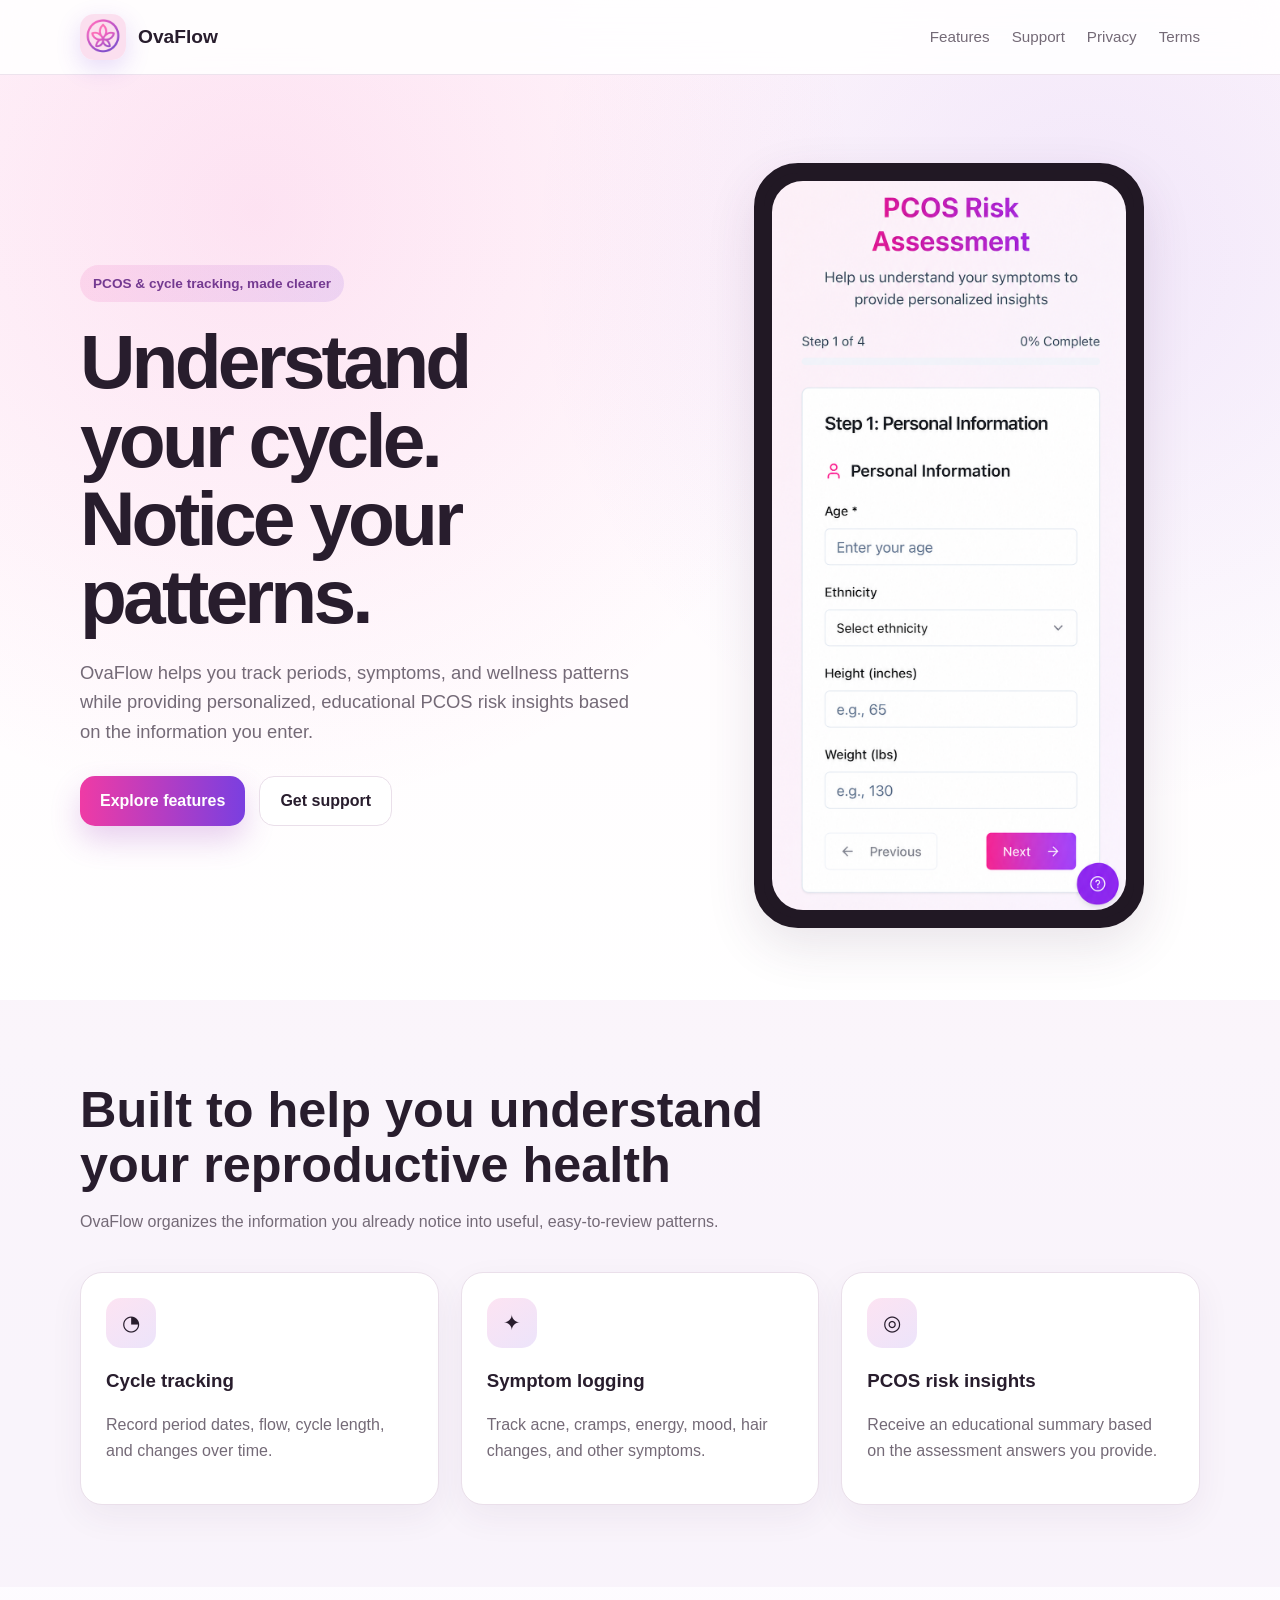
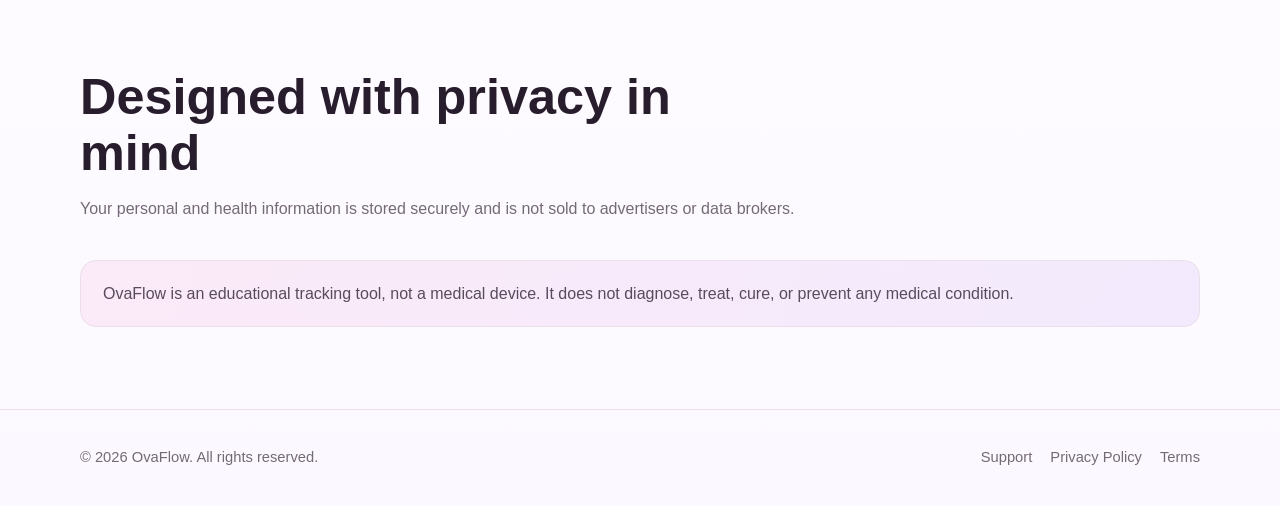
<file: index.html>
<!doctype html><html lang="en"><head><meta charset="utf-8"><meta name="viewport" content="width=device-width,initial-scale=1"><title>OvaFlow — PCOS & Cycle Tracking</title><meta name="description" content="Track cycles, log symptoms, and receive educational PCOS risk insights with OvaFlow."><link rel="icon" href="ovaflow-logo.png"><link rel="stylesheet" href="style.css"></head><body>
<header class="nav"><div class="container nav-inner"><a class="brand" href="index.html"><img src="ovaflow-logo.png" alt="OvaFlow logo"><span>OvaFlow</span></a><nav class="nav-links"><a href="#features">Features</a><a href="support.html">Support</a><a href="privacy.html">Privacy</a><a href="terms.html">Terms</a></nav></div></header>
<main><section class="hero"><div class="container hero-grid"><div><span class="eyebrow">PCOS & cycle tracking, made clearer</span><h1>Understand your cycle. Notice your patterns.</h1><p>OvaFlow helps you track periods, symptoms, and wellness patterns while providing personalized, educational PCOS risk insights based on the information you enter.</p><div class="actions"><a class="btn btn-primary" href="#features">Explore features</a><a class="btn btn-secondary" href="support.html">Get support</a></div></div><div class="phone"><img src="risk-assessment.png" alt="OvaFlow PCOS Risk Assessment screen"></div></div></section>
<section class="section alt" id="features"><div class="container"><div class="section-head"><h2>Built to help you understand your reproductive health</h2><p>OvaFlow organizes the information you already notice into useful, easy-to-review patterns.</p></div><div class="grid-3"><article class="card"><div class="icon">◔</div><h3>Cycle tracking</h3><p>Record period dates, flow, cycle length, and changes over time.</p></article><article class="card"><div class="icon">✦</div><h3>Symptom logging</h3><p>Track acne, cramps, energy, mood, hair changes, and other symptoms.</p></article><article class="card"><div class="icon">◎</div><h3>PCOS risk insights</h3><p>Receive an educational summary based on the assessment answers you provide.</p></article></div></div></section>
<section class="section"><div class="container"><div class="section-head"><h2>Designed with privacy in mind</h2><p>Your personal and health information is stored securely and is not sold to advertisers or data brokers.</p></div><div class="notice">OvaFlow is an educational tracking tool, not a medical device. It does not diagnose, treat, cure, or prevent any medical condition.</div></div></section></main>
<footer class="footer"><div class="container footer-inner"><div>© 2026 OvaFlow. All rights reserved.</div><div class="footer-links"><a href="support.html">Support</a><a href="privacy.html">Privacy Policy</a><a href="terms.html">Terms</a></div></div></footer></body></html>
</file>
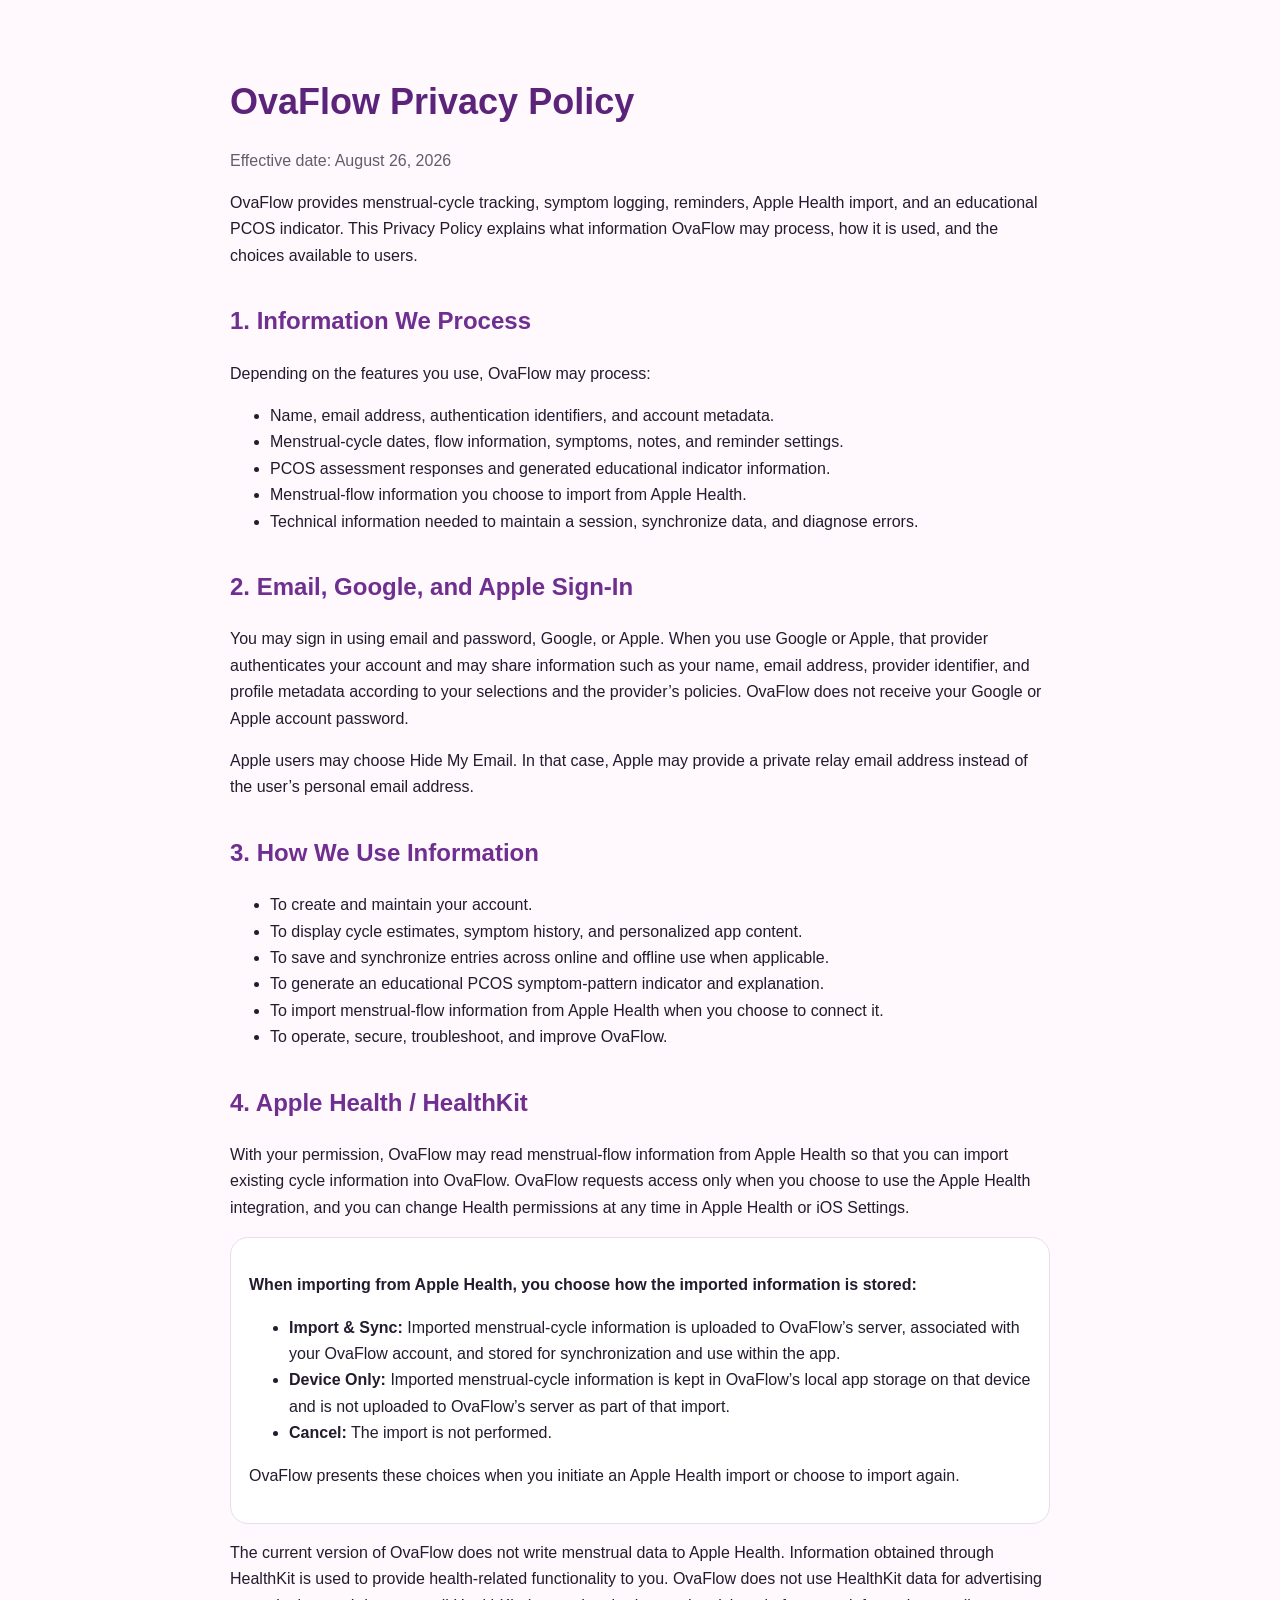
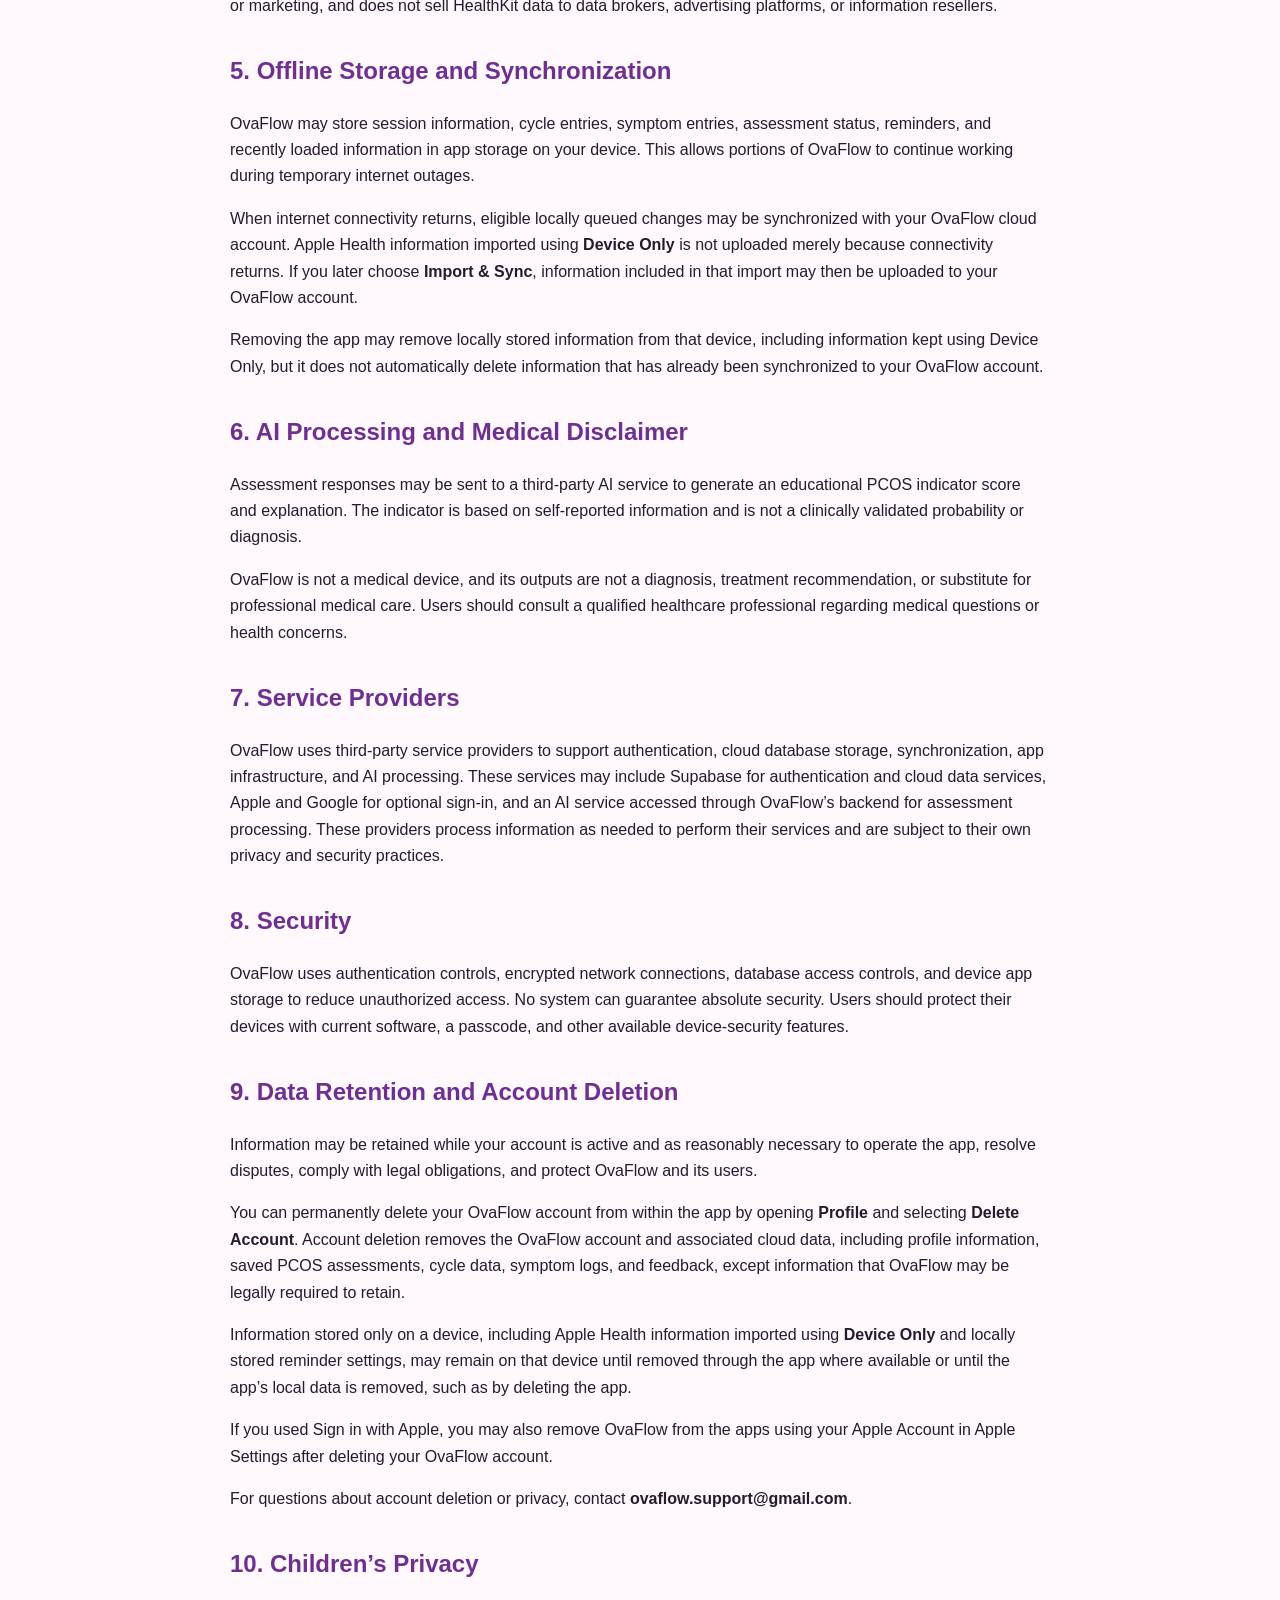
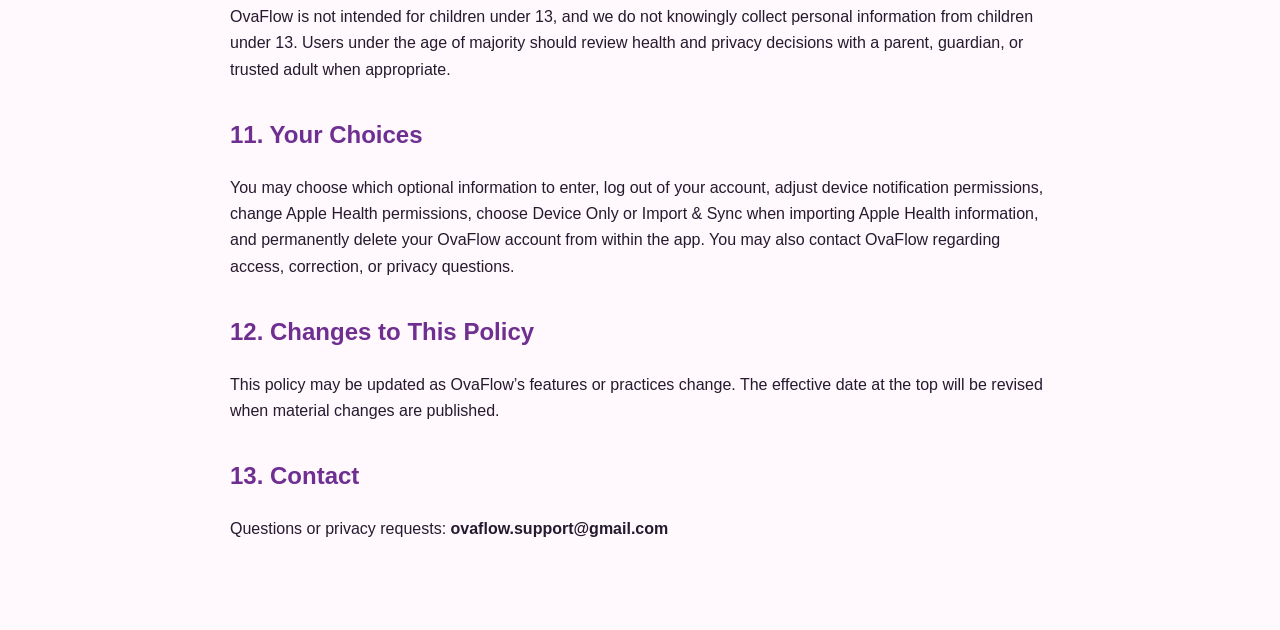
<file: privacy.html>
<!doctype html>
<html lang="en">
<head>
  <meta charset="utf-8" />
  <meta name="viewport" content="width=device-width, initial-scale=1" />
  <title>OvaFlow Privacy Policy</title>
  <meta name="description" content="Privacy Policy for OvaFlow, a PCOS and menstrual-cycle tracking application." />
  <style>
    :root { color-scheme: light; font-family: -apple-system, BlinkMacSystemFont, "Segoe UI", sans-serif; }
    body { margin: 0; background: #fff8fc; color: #241b2f; line-height: 1.65; }
    main { max-width: 820px; margin: 0 auto; padding: 48px 22px 72px; }
    h1 { color: #5b247a; font-size: 2.25rem; margin-bottom: .25rem; }
    h2 { color: #6f2f91; margin-top: 2rem; }
    .meta, .note { color: #665b6e; }
    .card { background: white; border: 1px solid #eadcf0; border-radius: 18px; padding: 18px; }
    a { color: #6f2f91; }
    code { background: #f3eafa; padding: 2px 5px; border-radius: 5px; }
  </style>
</head>
<body>
<main>
  <h1>OvaFlow Privacy Policy</h1>
  <p class="meta">Effective date: August 26, 2026</p>
  <p>OvaFlow provides menstrual-cycle tracking, symptom logging, reminders, Apple Health import, and an educational PCOS indicator. This Privacy Policy explains what information OvaFlow may process, how it is used, and the choices available to users.</p>

  <h2>1. Information We Process</h2>
  <p>Depending on the features you use, OvaFlow may process:</p>
  <ul>
    <li>Name, email address, authentication identifiers, and account metadata.</li>
    <li>Menstrual-cycle dates, flow information, symptoms, notes, and reminder settings.</li>
    <li>PCOS assessment responses and generated educational indicator information.</li>
    <li>Menstrual-flow information you choose to import from Apple Health.</li>
    <li>Technical information needed to maintain a session, synchronize data, and diagnose errors.</li>
  </ul>

  <h2>2. Email, Google, and Apple Sign-In</h2>
  <p>You may sign in using email and password, Google, or Apple. When you use Google or Apple, that provider authenticates your account and may share information such as your name, email address, provider identifier, and profile metadata according to your selections and the provider’s policies. OvaFlow does not receive your Google or Apple account password.</p>
  <p>Apple users may choose Hide My Email. In that case, Apple may provide a private relay email address instead of the user’s personal email address.</p>

  <h2>3. How We Use Information</h2>
  <ul>
    <li>To create and maintain your account.</li>
    <li>To display cycle estimates, symptom history, and personalized app content.</li>
    <li>To save and synchronize entries across online and offline use when applicable.</li>
    <li>To generate an educational PCOS symptom-pattern indicator and explanation.</li>
    <li>To import menstrual-flow information from Apple Health when you choose to connect it.</li>
    <li>To operate, secure, troubleshoot, and improve OvaFlow.</li>
  </ul>

  <h2>4. Apple Health / HealthKit</h2>
  <p>With your permission, OvaFlow may read menstrual-flow information from Apple Health so that you can import existing cycle information into OvaFlow. OvaFlow requests access only when you choose to use the Apple Health integration, and you can change Health permissions at any time in Apple Health or iOS Settings.</p>

  <div class="card">
    <p><strong>When importing from Apple Health, you choose how the imported information is stored:</strong></p>
    <ul>
      <li><strong>Import &amp; Sync:</strong> Imported menstrual-cycle information is uploaded to OvaFlow’s server, associated with your OvaFlow account, and stored for synchronization and use within the app.</li>
      <li><strong>Device Only:</strong> Imported menstrual-cycle information is kept in OvaFlow’s local app storage on that device and is not uploaded to OvaFlow’s server as part of that import.</li>
      <li><strong>Cancel:</strong> The import is not performed.</li>
    </ul>
    <p>OvaFlow presents these choices when you initiate an Apple Health import or choose to import again.</p>
  </div>

  <p>The current version of OvaFlow does not write menstrual data to Apple Health. Information obtained through HealthKit is used to provide health-related functionality to you. OvaFlow does not use HealthKit data for advertising or marketing, and does not sell HealthKit data to data brokers, advertising platforms, or information resellers.</p>

  <h2>5. Offline Storage and Synchronization</h2>
  <p>OvaFlow may store session information, cycle entries, symptom entries, assessment status, reminders, and recently loaded information in app storage on your device. This allows portions of OvaFlow to continue working during temporary internet outages.</p>
  <p>When internet connectivity returns, eligible locally queued changes may be synchronized with your OvaFlow cloud account. Apple Health information imported using <strong>Device Only</strong> is not uploaded merely because connectivity returns. If you later choose <strong>Import &amp; Sync</strong>, information included in that import may then be uploaded to your OvaFlow account.</p>
  <p>Removing the app may remove locally stored information from that device, including information kept using Device Only, but it does not automatically delete information that has already been synchronized to your OvaFlow account.</p>

  <h2>6. AI Processing and Medical Disclaimer</h2>
  <p>Assessment responses may be sent to a third-party AI service to generate an educational PCOS indicator score and explanation. The indicator is based on self-reported information and is not a clinically validated probability or diagnosis.</p>
  <p>OvaFlow is not a medical device, and its outputs are not a diagnosis, treatment recommendation, or substitute for professional medical care. Users should consult a qualified healthcare professional regarding medical questions or health concerns.</p>

  <h2>7. Service Providers</h2>
  <p>OvaFlow uses third-party service providers to support authentication, cloud database storage, synchronization, app infrastructure, and AI processing. These services may include Supabase for authentication and cloud data services, Apple and Google for optional sign-in, and an AI service accessed through OvaFlow’s backend for assessment processing. These providers process information as needed to perform their services and are subject to their own privacy and security practices.</p>

  <h2>8. Security</h2>
  <p>OvaFlow uses authentication controls, encrypted network connections, database access controls, and device app storage to reduce unauthorized access. No system can guarantee absolute security. Users should protect their devices with current software, a passcode, and other available device-security features.</p>

  <h2>9. Data Retention and Account Deletion</h2>
  <p>Information may be retained while your account is active and as reasonably necessary to operate the app, resolve disputes, comply with legal obligations, and protect OvaFlow and its users.</p>
  <p>You can permanently delete your OvaFlow account from within the app by opening <strong>Profile</strong> and selecting <strong>Delete Account</strong>. Account deletion removes the OvaFlow account and associated cloud data, including profile information, saved PCOS assessments, cycle data, symptom logs, and feedback, except information that OvaFlow may be legally required to retain.</p>
  <p>Information stored only on a device, including Apple Health information imported using <strong>Device Only</strong> and locally stored reminder settings, may remain on that device until removed through the app where available or until the app’s local data is removed, such as by deleting the app.</p>
  <p>If you used Sign in with Apple, you may also remove OvaFlow from the apps using your Apple Account in Apple Settings after deleting your OvaFlow account.</p>
  <p>For questions about account deletion or privacy, contact <strong>ovaflow.support@gmail.com</strong>.</p>

  <h2>10. Children’s Privacy</h2>
  <p>OvaFlow is not intended for children under 13, and we do not knowingly collect personal information from children under 13. Users under the age of majority should review health and privacy decisions with a parent, guardian, or trusted adult when appropriate.</p>

  <h2>11. Your Choices</h2>
  <p>You may choose which optional information to enter, log out of your account, adjust device notification permissions, change Apple Health permissions, choose Device Only or Import &amp; Sync when importing Apple Health information, and permanently delete your OvaFlow account from within the app. You may also contact OvaFlow regarding access, correction, or privacy questions.</p>

  <h2>12. Changes to This Policy</h2>
  <p>This policy may be updated as OvaFlow’s features or practices change. The effective date at the top will be revised when material changes are published.</p>

  <h2>13. Contact</h2>
  <p>Questions or privacy requests: <strong>ovaflow.support@gmail.com</strong></p>
</main>
</body>
</html>
</file>
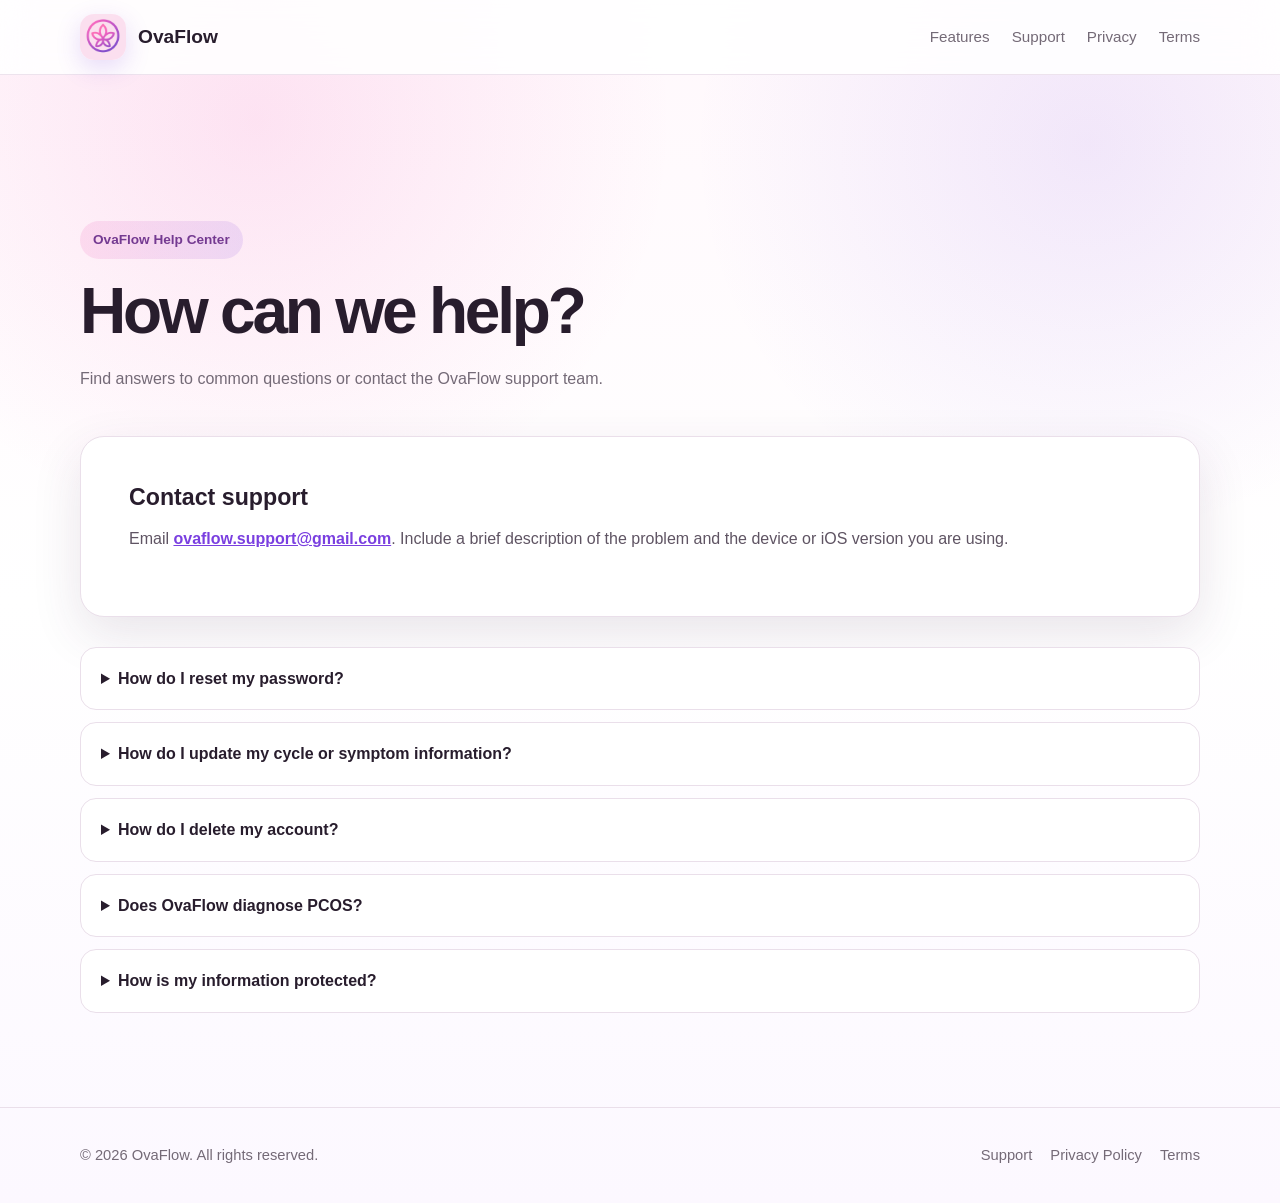
<file: support.html>
<!doctype html><html lang="en"><head><meta charset="utf-8"><meta name="viewport" content="width=device-width,initial-scale=1"><title>Support — OvaFlow</title><link rel="icon" href="ovaflow-logo.png"><link rel="stylesheet" href="style.css"></head><body>
<header class="nav"><div class="container nav-inner"><a class="brand" href="index.html"><img src="ovaflow-logo.png" alt="OvaFlow logo"><span>OvaFlow</span></a><nav class="nav-links"><a href="index.html#features">Features</a><a href="support.html">Support</a><a href="privacy.html">Privacy</a><a href="terms.html">Terms</a></nav></div></header>
<main class="section"><div class="container"><div class="page-hero"><span class="eyebrow">OvaFlow Help Center</span><h1>How can we help?</h1><p>Find answers to common questions or contact the OvaFlow support team.</p></div><section class="prose" style="margin-bottom:30px"><h2>Contact support</h2><p>Email <a href="mailto:ovaflow.support@gmail.com"><strong>ovaflow.support@gmail.com</strong></a>. Include a brief description of the problem and the device or iOS version you are using.</p></section><section class="faq"><details><summary>How do I reset my password?</summary><p>Use the “Forgot Password” option on the sign-in screen and follow the instructions sent to your email.</p></details><details><summary>How do I update my cycle or symptom information?</summary><p>Open the Tracker or Calendar section, select the relevant date, and edit the entry.</p></details><details><summary>How do I delete my account?</summary><p>Use the account deletion option inside the app’s settings. You may also contact support for assistance.</p></details><details><summary>Does OvaFlow diagnose PCOS?</summary><p>No. OvaFlow provides educational risk insights based on the information you enter. It is not a medical device and does not provide a diagnosis.</p></details><details><summary>How is my information protected?</summary><p>OvaFlow uses secure backend infrastructure, hashed passwords, and row-level access controls. See the Privacy Policy for more information.</p></details></section></div></main><footer class="footer"><div class="container footer-inner"><div>© 2026 OvaFlow. All rights reserved.</div><div class="footer-links"><a href="support.html">Support</a><a href="privacy.html">Privacy Policy</a><a href="terms.html">Terms</a></div></div></footer></body></html>
</file>
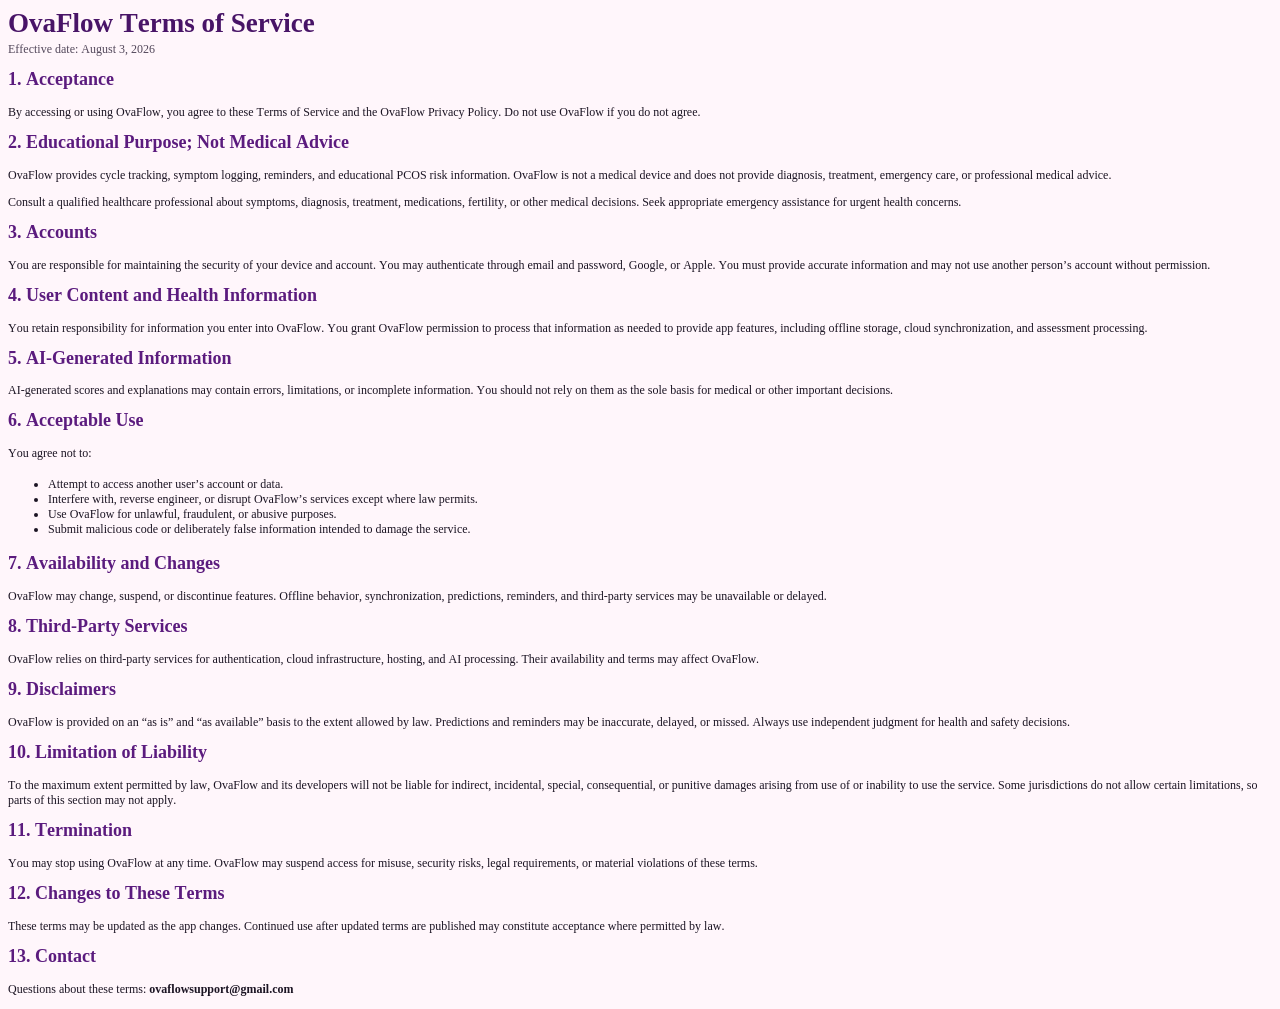
<file: terms.html>
<!DOCTYPE html PUBLIC "-//W3C//DTD HTML 4.01//EN" "http://www.w3.org/TR/html4/strict.dtd">
<html>
<head>
  <meta http-equiv="Content-Type" content="text/html; charset=utf-8">
  <meta http-equiv="Content-Style-Type" content="text/css">
  <title></title>
  <meta name="Description" content="Terms of Service for OvaFlow, a PCOS and menstrual-cycle tracking application.">
  <meta name="Generator" content="Cocoa HTML Writer">
  <meta name="CocoaVersion" content="2685.3">
  <style type="text/css">
    body {background-color: #fff6fb}
    p.p2 {margin: 0.0px 0.0px 12.0px 0.0px; font: 12.0px 'Helvetica Neue'; color: #53485b; -webkit-text-stroke: #53485b}
    p.p4 {margin: 0.0px 0.0px 12.0px 0.0px; font: 12.0px 'Helvetica Neue'; color: #1b1423; -webkit-text-stroke: #1b1423}
    li.li5 {margin: 0.0px 0.0px 0.0px 0.0px; font: 12.0px 'Helvetica Neue'; color: #1b1423; -webkit-text-stroke: #1b1423}
    span.s1 {font-kerning: none}
    span.s2 {-webkit-text-stroke: 0px #000000}
    ul.ul1 {list-style-type: disc}
  </style>
</head>
<body>
<h1 style="margin: 0.0px 0.0px 3.0px 0.0px; font: 27.0px 'Helvetica Neue'; color: #481467; -webkit-text-stroke: #481467"><span class="s1"><b>OvaFlow Terms of Service</b></span></h1>
<p class="p2"><span class="s1">Effective date: August 3, 2026</span></p>
<h2 style="margin: 0.0px 0.0px 14.9px 0.0px; font: 18.0px 'Helvetica Neue'; color: #5b1b7e; -webkit-text-stroke: #5b1b7e"><span class="s1"><b>1. Acceptance</b></span></h2>
<p class="p4"><span class="s1">By accessing or using OvaFlow, you agree to these Terms of Service and the OvaFlow Privacy Policy. Do not use OvaFlow if you do not agree.</span></p>
<h2 style="margin: 0.0px 0.0px 14.9px 0.0px; font: 18.0px 'Helvetica Neue'; color: #5b1b7e; -webkit-text-stroke: #5b1b7e"><span class="s1"><b>2. Educational Purpose; Not Medical Advice</b></span></h2>
<p class="p4"><span class="s1">OvaFlow provides cycle tracking, symptom logging, reminders, and educational PCOS risk information. OvaFlow is not a medical device and does not provide diagnosis, treatment, emergency care, or professional medical advice.</span></p>
<p class="p4"><span class="s1">Consult a qualified healthcare professional about symptoms, diagnosis, treatment, medications, fertility, or other medical decisions. Seek appropriate emergency assistance for urgent health concerns.</span></p>
<h2 style="margin: 0.0px 0.0px 14.9px 0.0px; font: 18.0px 'Helvetica Neue'; color: #5b1b7e; -webkit-text-stroke: #5b1b7e"><span class="s1"><b>3. Accounts</b></span></h2>
<p class="p4"><span class="s1">You are responsible for maintaining the security of your device and account. You may authenticate through email and password, Google, or Apple. You must provide accurate information and may not use another person’s account without permission.</span></p>
<h2 style="margin: 0.0px 0.0px 14.9px 0.0px; font: 18.0px 'Helvetica Neue'; color: #5b1b7e; -webkit-text-stroke: #5b1b7e"><span class="s1"><b>4. User Content and Health Information</b></span></h2>
<p class="p4"><span class="s1">You retain responsibility for information you enter into OvaFlow. You grant OvaFlow permission to process that information as needed to provide app features, including offline storage, cloud synchronization, and assessment processing.</span></p>
<h2 style="margin: 0.0px 0.0px 14.9px 0.0px; font: 18.0px 'Helvetica Neue'; color: #5b1b7e; -webkit-text-stroke: #5b1b7e"><span class="s1"><b>5. AI-Generated Information</b></span></h2>
<p class="p4"><span class="s1">AI-generated scores and explanations may contain errors, limitations, or incomplete information. You should not rely on them as the sole basis for medical or other important decisions.</span></p>
<h2 style="margin: 0.0px 0.0px 14.9px 0.0px; font: 18.0px 'Helvetica Neue'; color: #5b1b7e; -webkit-text-stroke: #5b1b7e"><span class="s1"><b>6. Acceptable Use</b></span></h2>
<p class="p4"><span class="s1">You agree not to:</span></p>
<ul class="ul1">
  <li class="li5"><span class="s2"></span><span class="s1">Attempt to access another user’s account or data.</span></li>
  <li class="li5"><span class="s2"></span><span class="s1">Interfere with, reverse engineer, or disrupt OvaFlow’s services except where law permits.</span></li>
  <li class="li5"><span class="s2"></span><span class="s1">Use OvaFlow for unlawful, fraudulent, or abusive purposes.</span></li>
  <li class="li5"><span class="s2"></span><span class="s1">Submit malicious code or deliberately false information intended to damage the service.</span></li>
</ul>
<h2 style="margin: 0.0px 0.0px 14.9px 0.0px; font: 18.0px 'Helvetica Neue'; color: #5b1b7e; -webkit-text-stroke: #5b1b7e"><span class="s1"><b>7. Availability and Changes</b></span></h2>
<p class="p4"><span class="s1">OvaFlow may change, suspend, or discontinue features. Offline behavior, synchronization, predictions, reminders, and third-party services may be unavailable or delayed.</span></p>
<h2 style="margin: 0.0px 0.0px 14.9px 0.0px; font: 18.0px 'Helvetica Neue'; color: #5b1b7e; -webkit-text-stroke: #5b1b7e"><span class="s1"><b>8. Third-Party Services</b></span></h2>
<p class="p4"><span class="s1">OvaFlow relies on third-party services for authentication, cloud infrastructure, hosting, and AI processing. Their availability and terms may affect OvaFlow.</span></p>
<h2 style="margin: 0.0px 0.0px 14.9px 0.0px; font: 18.0px 'Helvetica Neue'; color: #5b1b7e; -webkit-text-stroke: #5b1b7e"><span class="s1"><b>9. Disclaimers</b></span></h2>
<p class="p4"><span class="s1">OvaFlow is provided on an “as is” and “as available” basis to the extent allowed by law. Predictions and reminders may be inaccurate, delayed, or missed. Always use independent judgment for health and safety decisions.</span></p>
<h2 style="margin: 0.0px 0.0px 14.9px 0.0px; font: 18.0px 'Helvetica Neue'; color: #5b1b7e; -webkit-text-stroke: #5b1b7e"><span class="s1"><b>10. Limitation of Liability</b></span></h2>
<p class="p4"><span class="s1">To the maximum extent permitted by law, OvaFlow and its developers will not be liable for indirect, incidental, special, consequential, or punitive damages arising from use of or inability to use the service. Some jurisdictions do not allow certain limitations, so parts of this section may not apply.</span></p>
<h2 style="margin: 0.0px 0.0px 14.9px 0.0px; font: 18.0px 'Helvetica Neue'; color: #5b1b7e; -webkit-text-stroke: #5b1b7e"><span class="s1"><b>11. Termination</b></span></h2>
<p class="p4"><span class="s1">You may stop using OvaFlow at any time. OvaFlow may suspend access for misuse, security risks, legal requirements, or material violations of these terms.</span></p>
<h2 style="margin: 0.0px 0.0px 14.9px 0.0px; font: 18.0px 'Helvetica Neue'; color: #5b1b7e; -webkit-text-stroke: #5b1b7e"><span class="s1"><b>12. Changes to These Terms</b></span></h2>
<p class="p4"><span class="s1">These terms may be updated as the app changes. Continued use after updated terms are published may constitute acceptance where permitted by law.</span></p>
<h2 style="margin: 0.0px 0.0px 14.9px 0.0px; font: 18.0px 'Helvetica Neue'; color: #5b1b7e; -webkit-text-stroke: #5b1b7e"><span class="s1"><b>13. Contact</b></span></h2>
<p class="p4"><span class="s1">Questions about these terms: <b>ovaflowsupport@gmail.com</b><b></b></span></p>
</body>
</html>
</file>
<file: style.css>
:root{--text:#281d2d;--muted:#746a77;--pink:#ef3ba5;--purple:#7a3fe0;--border:#eadfea;--shadow:0 18px 50px rgba(70,40,80,.12)}
*{box-sizing:border-box}html{scroll-behavior:smooth}body{margin:0;font-family:Inter,-apple-system,BlinkMacSystemFont,"Segoe UI",sans-serif;color:var(--text);background:radial-gradient(circle at 20% 10%,rgba(239,59,165,.12),transparent 28%),radial-gradient(circle at 85% 12%,rgba(122,63,224,.1),transparent 26%),linear-gradient(180deg,#fff8fc,#fff 50%,#fcf8ff);line-height:1.6}a{color:inherit;text-decoration:none}img{display:block;max-width:100%}.container{width:min(1120px,calc(100% - 32px));margin:auto}.nav{position:sticky;top:0;z-index:10;background:rgba(255,255,255,.88);backdrop-filter:blur(16px);border-bottom:1px solid rgba(234,223,234,.85)}.nav-inner{min-height:74px;display:flex;align-items:center;justify-content:space-between;gap:22px}.brand{display:flex;align-items:center;gap:12px;font-weight:800;font-size:1.2rem}.brand img{width:46px;height:46px;border-radius:14px;object-fit:cover;box-shadow:0 8px 24px rgba(122,63,224,.18)}.nav-links{display:flex;gap:22px;color:var(--muted);font-size:.95rem}.nav-links a:hover{color:var(--purple)}.hero{padding:88px 0 72px}.hero-grid{display:grid;grid-template-columns:1.05fr .95fr;gap:64px;align-items:center}.eyebrow{display:inline-flex;padding:8px 13px;border-radius:999px;background:linear-gradient(90deg,rgba(239,59,165,.12),rgba(122,63,224,.12));color:#743a91;font-size:.85rem;font-weight:800;margin-bottom:20px}h1{margin:0 0 22px;font-size:clamp(2.8rem,6vw,5.1rem);line-height:1.02;letter-spacing:-.05em}.hero p{color:var(--muted);font-size:1.15rem;max-width:650px}.actions{display:flex;flex-wrap:wrap;gap:14px;margin-top:30px}.btn{min-height:50px;display:inline-flex;align-items:center;justify-content:center;padding:0 20px;border-radius:15px;font-weight:800;transition:.2s}.btn-primary{color:white;background:linear-gradient(90deg,var(--pink),var(--purple));box-shadow:0 14px 30px rgba(160,61,190,.24)}.btn-secondary{background:#fff;border:1px solid var(--border)}.btn:hover{transform:translateY(-2px)}.phone{width:min(390px,90vw);margin:auto;border:10px solid #211824;border-radius:44px;padding:8px;background:#211824;box-shadow:var(--shadow);overflow:hidden}.phone img{width:100%;border-radius:31px}.section{padding:82px 0}.section.alt{background:rgba(248,240,250,.68)}.section-head{max-width:720px;margin-bottom:38px}.section h2{margin:0 0 14px;font-size:clamp(2rem,4vw,3.15rem);line-height:1.1}.section-head p,.card p,.page-hero p{color:var(--muted)}.grid-3{display:grid;grid-template-columns:repeat(3,1fr);gap:22px}.card{background:#fff;border:1px solid var(--border);border-radius:22px;padding:25px;box-shadow:0 12px 34px rgba(69,35,78,.06)}.icon{width:50px;height:50px;display:grid;place-items:center;border-radius:15px;background:linear-gradient(145deg,rgba(239,59,165,.14),rgba(122,63,224,.14));margin-bottom:18px;font-size:1.3rem}.card h3{margin:0 0 8px}.notice{padding:20px 22px;border-radius:16px;border:1px solid var(--border);background:linear-gradient(90deg,rgba(239,59,165,.08),rgba(122,63,224,.08));color:#584c5c}.page-hero{padding:64px 0 28px}.page-hero h1{font-size:clamp(2.4rem,5vw,4.3rem)}.prose{background:#fff;border:1px solid var(--border);border-radius:24px;padding:clamp(24px,5vw,48px);box-shadow:var(--shadow)}.prose h2{margin-top:34px;font-size:1.45rem}.prose h2:first-child{margin-top:0}.prose p,.prose li{color:#5f5463}.prose a{color:var(--purple);text-decoration:underline}.faq details{background:#fff;border:1px solid var(--border);border-radius:16px;padding:18px 20px;margin-bottom:12px}.faq summary{cursor:pointer;font-weight:800}.faq p{color:var(--muted)}.footer{padding:36px 0;border-top:1px solid var(--border);color:var(--muted);font-size:.92rem}.footer-inner{display:flex;justify-content:space-between;gap:24px;flex-wrap:wrap}.footer-links{display:flex;gap:18px;flex-wrap:wrap}@media(max-width:860px){.hero-grid,.grid-3{grid-template-columns:1fr}.hero{padding-top:58px}.nav-links{display:none}}
</file>
